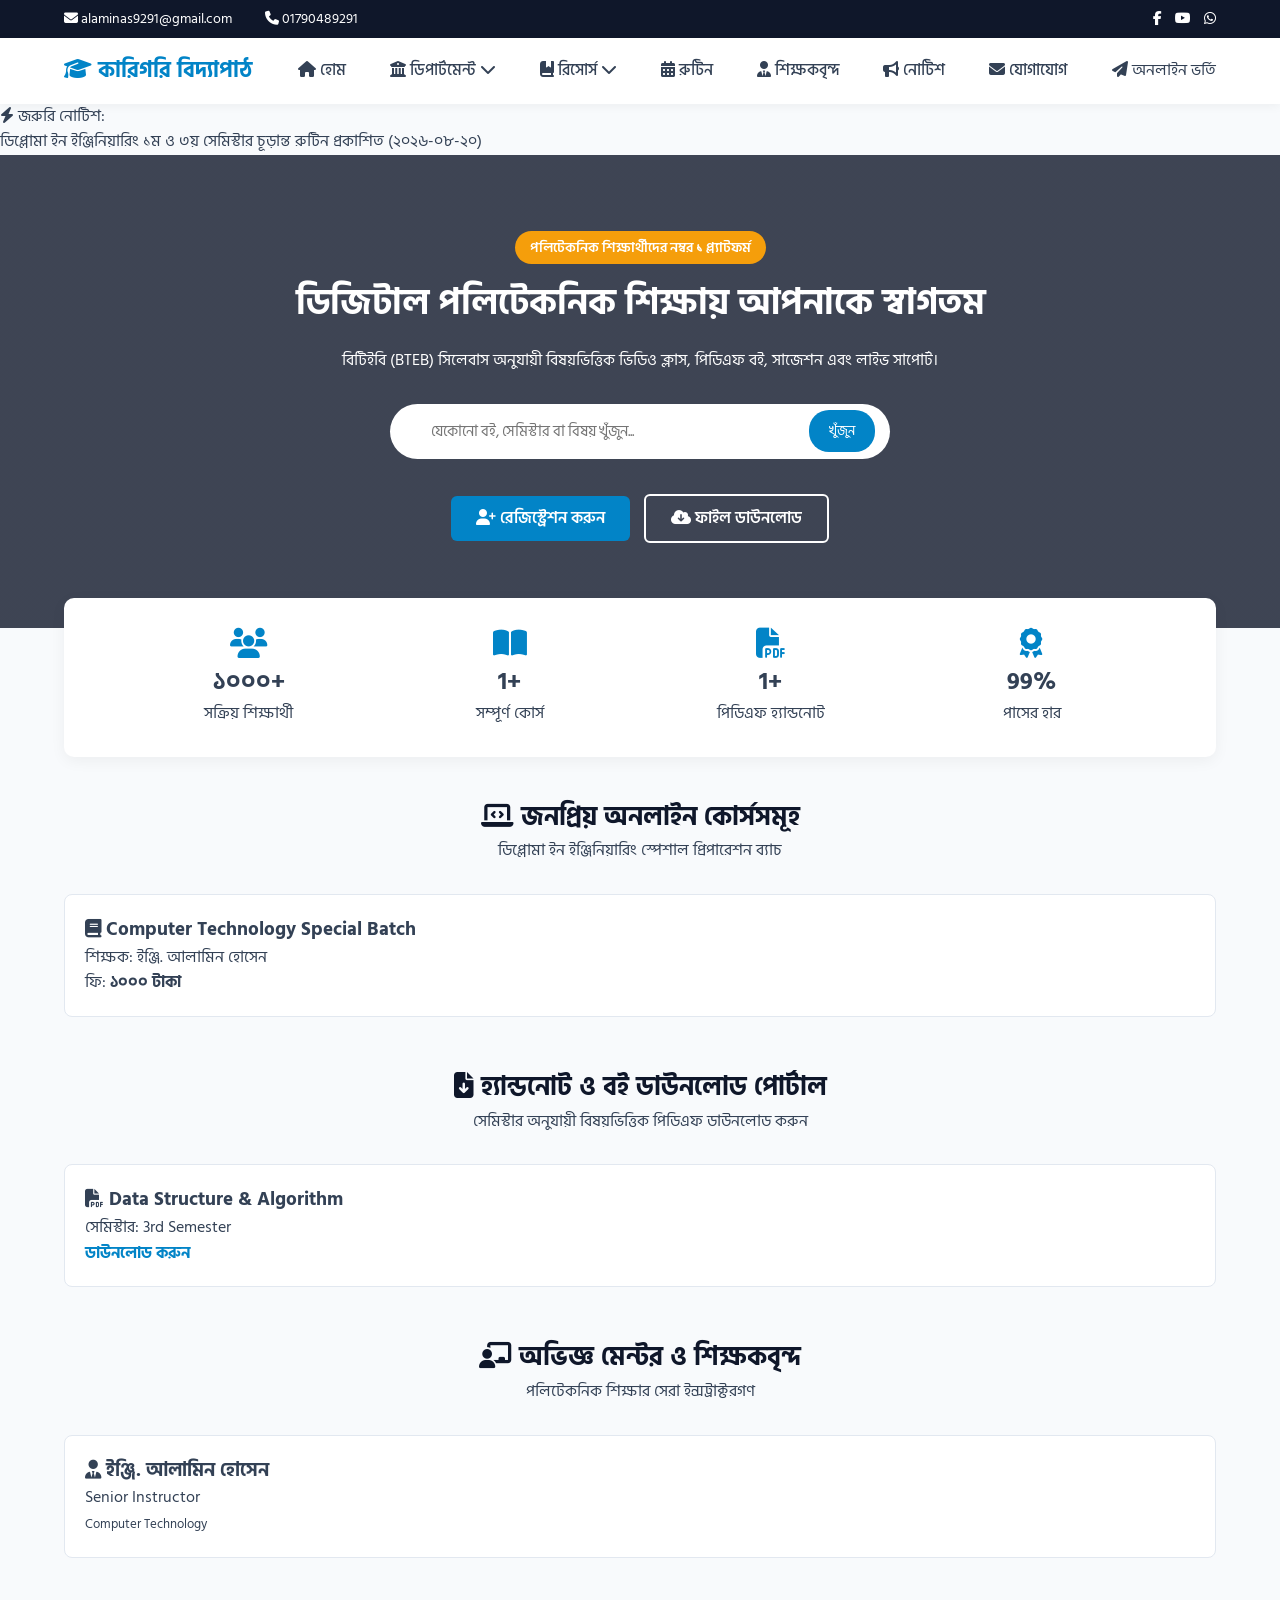
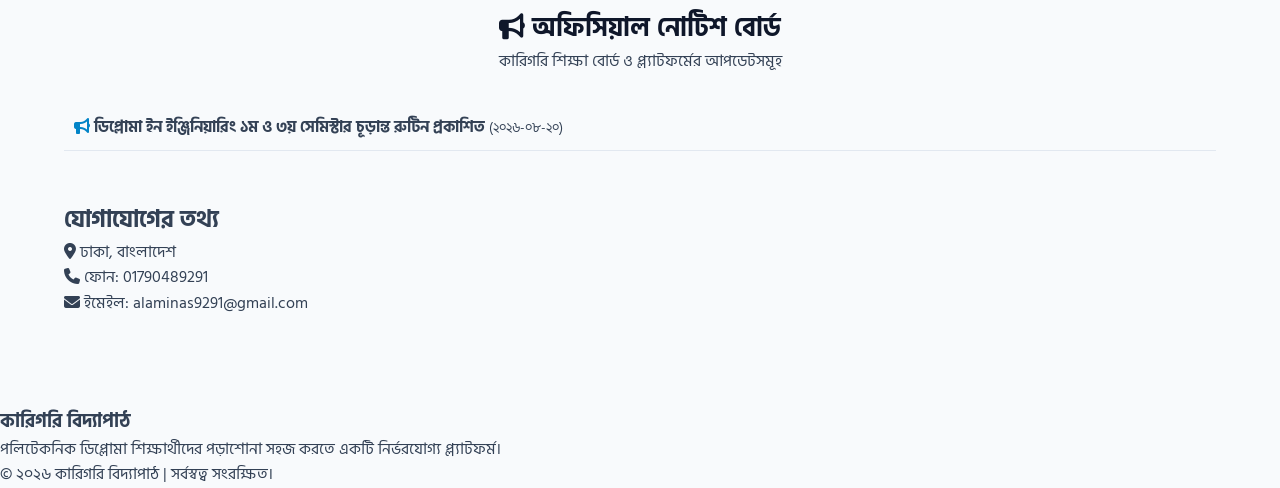
<file: index.html>
<!DOCTYPE html>
<html lang="bn">
<head>
    <meta charset="UTF-8">
    <meta name="viewport" content="width=device-width, initial-scale=1.0">
    <meta name="description" content="কারিগরি বিদ্যাপাঠ - পলিটেকনিক শিক্ষার্থীদের জন্য বাংলাদেশের সর্ববৃহৎ ই-লার্নিং ও ই-বুক প্ল্যাটফর্ম।">
    <title>কারিগরি বিদ্যাপাঠ | Diploma Mega E-Learning Portal</title>
    
    <!-- Google Fonts -->
    <link href="https://fonts.googleapis.com/css2?family=Hind+Siliguri:wght@300;400;500;600;700&display=swap" rel="stylesheet">
    <!-- Font Awesome Pro Icons -->
    <link rel="stylesheet" href="https://cdnjs.cloudflare.com/ajax/libs/font-awesome/6.4.0/css/all.min.css">
    <!-- Style Sheet -->
    <link rel="stylesheet" href="style.css">
</head>
<body>

    <!-- Top Announcement Bar -->
    <div class="top-bar">
        <div class="top-info">
            <span><i class="fa-solid fa-envelope"></i> <span id="top-email">alaminas9291@gmail.com</span></span>
            <span><i class="fa-solid fa-phone"></i> <span id="top-phone">01790489291</span></span>
        </div>
        <div class="top-social">
            <a href="#" id="top-fb"><i class="fa-brands fa-facebook-f"></i></a>
            <a href="#" id="top-yt"><i class="fa-brands fa-youtube"></i></a>
            <a href="#" id="top-wa"><i class="fa-brands fa-whatsapp"></i></a>
        </div>
    </div>

    <!-- Main Navigation Bar -->
    <header class="main-header">
        <div class="nav-container">
            <!-- Sidebar Hamburger Toggle Button -->
            <button class="sidebar-toggle-btn" onclick="toggleSidebar()">
                <i class="fa-solid fa-bars"></i>
            </button>

            <!-- Brand Logo -->
            <div class="logo">
                <a href="#home"><i class="fa-solid fa-graduation-cap"></i> <span id="brand-name">কারিগরি বিদ্যাপাঠ</span></a>
            </div>

            <!-- Desktop Navigation Menu -->
            <nav class="desktop-menu">
                <ul>
                    <li><a href="#home"><i class="fa-solid fa-house"></i> হোম</a></li>
                    
                    <!-- Dropdown: Academic -->
                    <li class="dropdown">
                        <a href="#departments"><i class="fa-solid fa-building-columns"></i> ডিপার্টমেন্ট <i class="fa-solid fa-chevron-down"></i></a>
                        <ul class="dropdown-menu">
                            <li class="sub-dropdown">
                                <a href="#">কম্পিউটার টেকনোলজি &raquo;</a>
                                <ul class="sub-dropdown-menu">
                                    <li><a href="#downloads">১ম - ৪র্থ সেমিস্টার</a></li>
                                    <li><a href="#downloads">৫ম - ৮মে সেমিস্টার</a></li>
                                    <li><a href="#courses">প্রোগ্রামিং কোর্স</a></li>
                                </ul>
                            </li>
                            <li class="sub-dropdown">
                                <a href="#">ইলেকট্রিক্যাল টেকনোলজি &raquo;</a>
                                <ul class="sub-dropdown-menu">
                                    <li><a href="#downloads">সার্কিট ও মেশিন নোটস</a></li>
                                    <li><a href="#downloads">ল্যাব ম্যানুয়াল</a></li>
                                </ul>
                            </li>
                            <li><a href="#departments">সিভিল টেকনোলজি</a></li>
                            <li><a href="#departments">মেকানিক্যাল টেকনোলজি</a></li>
                        </ul>
                    </li>

                    <!-- Dropdown: Resources -->
                    <li class="dropdown">
                        <a href="#resources"><i class="fa-solid fa-book-bookmark"></i> রিসোর্স <i class="fa-solid fa-chevron-down"></i></a>
                        <ul class="dropdown-menu">
                            <li><a href="#downloads">ই-বুক ও প্রবিধান</a></li>
                            <li><a href="#downloads">বোর্ড প্রশ্ন ব্যাংক</a></li>
                            <li><a href="#routine">পরীক্ষার সিট প্ল্যান</a></li>
                            <li><a href="#quiz">অনলাইন কুইজ টেস্ট</a></li>
                        </ul>
                    </li>

                    <li><a href="#routine"><i class="fa-solid fa-calendar-days"></i> রুটিন</a></li>
                    <li><a href="#teachers"><i class="fa-solid fa-user-tie"></i> শিক্ষকবৃন্দ</a></li>
                    <li><a href="#notice"><i class="fa-solid fa-bullhorn"></i> নোটিশ</a></li>
                    <li><a href="#contact"><i class="fa-solid fa-envelope"></i> যোগাযোগ</a></li>
                </ul>
            </nav>

            <div class="nav-right-actions">
                <a href="#apply" class="btn-admission"><i class="fa-solid fa-paper-plane"></i> অনলাইন ভর্তি</a>
            </div>
        </div>
    </header>

    <!-- Sliding Sidebar Menu -->
    <aside class="mobile-sidebar" id="mobileSidebar">
        <div class="sidebar-header">
            <h3><i class="fa-solid fa-compass"></i> নেভিগেশন মেনু</h3>
            <button class="close-sidebar-btn" onclick="toggleSidebar()"><i class="fa-solid fa-xmark"></i></button>
        </div>
        <div class="sidebar-content">
            <ul class="sidebar-menu">
                <li><a href="admin.html" style="color: #0284c7; font-weight: bold;">🔑 অ্যাডমিন প্যানেল</a></li>
                <li><a href="#home" onclick="toggleSidebar()"><i class="fa-solid fa-house"></i> হোম পেজ</a></li>
                
                <li class="sidebar-dropdown">
                    <div class="dropdown-title" onclick="toggleSubMenu('dept-menu')">
                        <span><i class="fa-solid fa-building-columns"></i> ডিপার্টমেন্টসমূহ</span>
                        <i class="fa-solid fa-chevron-down"></i>
                    </div>
                    <ul class="sidebar-submenu" id="dept-menu" style="display:none;">
                        <li><a href="#courses" onclick="toggleSidebar()">কম্পিউটার সায়েন্স</a></li>
                        <li><a href="#courses" onclick="toggleSidebar()">ইলেকট্রিক্যাল ইঞ্জিনিয়ারিং</a></li>
                        <li><a href="#courses" onclick="toggleSidebar()">সিভিল ইঞ্জিনিয়ারিং</a></li>
                        <li><a href="#courses" onclick="toggleSidebar()">মেকানিক্যাল ইঞ্জিনিয়ারিং</a></li>
                    </ul>
                </li>

                <li class="sidebar-dropdown">
                    <div class="dropdown-title" onclick="toggleSubMenu('resource-menu')">
                        <span><i class="fa-solid fa-folder-open"></i> ই-বুক ও নোটস</span>
                        <i class="fa-solid fa-chevron-down"></i>
                    </div>
                    <ul class="sidebar-submenu" id="resource-menu" style="display:none;">
                        <li><a href="#downloads" onclick="toggleSidebar()">১ম সেমিস্টার হ্যাণ্ডনোট</a></li>
                        <li><a href="#downloads" onclick="toggleSidebar()">২য় সেমিস্টার হ্যাণ্ডনোট</a></li>
                        <li><a href="#downloads" onclick="toggleSidebar()">৩য় সেমিস্টার হ্যাণ্ডনোট</a></li>
                        <li><a href="#downloads" onclick="toggleSidebar()">৪র্থ সেমিস্টার হ্যাণ্ডনোট</a></li>
                    </ul>
                </li>

                <li><a href="#routine" onclick="toggleSidebar()"><i class="fa-solid fa-calendar-days"></i> ক্লাস ও পরীক্ষা রুটিন</a></li>
                <li><a href="#teachers" onclick="toggleSidebar()"><i class="fa-solid fa-users-gear"></i> শিক্ষক ও মেন্টরগণ</a></li>
                <li><a href="#notice" onclick="toggleSidebar()"><i class="fa-solid fa-bullhorn"></i> নোটিশ বোর্ড</a></li>
                <li><a href="#contact" onclick="toggleSidebar()"><i class="fa-solid fa-headset"></i> সাপোর্ট ও যোগাযোগ</a></li>
            </ul>
        </div>
    </aside>
    <div class="sidebar-overlay" id="sidebarOverlay" onclick="toggleSidebar()"></div>

    <!-- Live Ticker Notice Bar -->
    <section class="ticker-wrapper">
        <div class="ticker-head"><i class="fa-solid fa-bolt"></i> জরুরি নোটিশ:</div>
        <div class="ticker-content" id="liveTickerNotice">
            <span>সর্বশেষ আপডেট লোড হচ্ছে...</span>
        </div>
    </section>

    <!-- Hero Section -->
    <section id="home" class="hero-wrapper">
        <div class="hero-overlay">
            <div class="hero-text">
                <span class="hero-badge" id="heroBadge">পলিটেকনিক শিক্ষার্থীদের নম্বর ১ প্ল্যাটফর্ম</span>
                <h1 id="heroTitle">ডিজিটাল পলিটেকনিক শিক্ষায় আপনাকে স্বাগতম</h1>
                <p id="heroSubtitle">বিটিইবি (BTEB) সিলেবাস অনুযায়ী বিষয়ভিত্তিক ভিডিও ক্লাস, পিডিএফ বই, সাজেশন এবং লাইভ সাপোর্ট।</p>
                
                <div class="hero-search-box">
                    <i class="fa-solid fa-magnifying-glass"></i>
                    <input type="text" id="globalSearchInput" placeholder="যেকোনো বই, সেমিস্টার বা বিষয় খুঁজুন...">
                    <button onclick="executeSearch()">খুঁজুন</button>
                </div>

                <div class="hero-action-btns">
                    <a href="#apply" class="btn-hero-primary"><i class="fa-solid fa-user-plus"></i> রেজিস্ট্রেশন করুন</a>
                    <a href="#downloads" class="btn-hero-secondary"><i class="fa-solid fa-cloud-arrow-down"></i> ফাইল ডাউনলোড</a>
                </div>
            </div>
        </div>
    </section>

    <!-- Dynamic Statistics Banner -->
    <section class="stats-banner">
        <div class="stat-card">
            <i class="fa-solid fa-users"></i>
            <h2 id="statStudents">১০০০+</h2>
            <p>সক্রিয় শিক্ষার্থী</p>
        </div>
        <div class="stat-card">
            <i class="fa-solid fa-book-open"></i>
            <h2 id="statCourses">0+</h2>
            <p>সম্পূর্ণ কোর্স</p>
        </div>
        <div class="stat-card">
            <i class="fa-solid fa-file-pdf"></i>
            <h2 id="statNotes">0+</h2>
            <p>পিডিএফ হ্যান্ডনোট</p>
        </div>
        <div class="stat-card">
            <i class="fa-solid fa-award"></i>
            <h2 id="statSuccess">99%</h2>
            <p>পাসের হার</p>
        </div>
    </section>

    <!-- Main Container -->
    <main class="main-body-container">

        <!-- Dynamic Featured Courses -->
        <section id="courses" class="section-block">
            <div class="section-title-box">
                <h2><i class="fa-solid fa-laptop-code"></i> জনপ্রিয় অনলাইন কোর্সসমূহ</h2>
                <p>ডিপ্লোমা ইন ইঞ্জিনিয়ারিং স্পেশাল প্রিপারেশন ব্যাচ</p>
            </div>
            <div class="courses-container-grid" id="dynamicCoursesGrid"></div>
        </section>

        <!-- Semester Wise PDF Download Section -->
        <section id="downloads" class="section-block download-portal">
            <div class="section-title-box">
                <h2><i class="fa-solid fa-file-arrow-down"></i> হ্যান্ডনোট ও বই ডাউনলোড পোর্টাল</h2>
                <p>সেমিস্টার অনুযায়ী বিষয়ভিত্তিক পিডিএফ ডাউনলোড করুন</p>
            </div>
            <div class="downloads-flex-grid" id="dynamicDownloadsGrid"></div>
        </section>

        <!-- Teachers & Instructors Section -->
        <section id="teachers" class="section-block">
            <div class="section-title-box">
                <h2><i class="fa-solid fa-chalkboard-user"></i> অভিজ্ঞ মেন্টর ও শিক্ষকবৃন্দ</h2>
                <p>পলিটেকনিক শিক্ষার সেরা ইন্সট্রাক্টরগণ</p>
            </div>
            <div class="teachers-flex-grid" id="dynamicTeachersGrid"></div>
        </section>

        <!-- Notice Board Section -->
        <section id="notice" class="section-block">
            <div class="section-title-box">
                <h2><i class="fa-solid fa-bullhorn"></i> অফিসিয়াল নোটিশ বোর্ড</h2>
                <p>কারিগরি শিক্ষা বোর্ড ও প্ল্যাটফর্মের আপডেটসমূহ</p>
            </div>
            <ul class="mega-notice-list" id="dynamicNoticeList"></ul>
        </section>

        <!-- Contact Section -->
        <section id="contact" class="section-block">
            <div class="contact-card-wrapper">
                <div class="contact-details">
                    <h2>যোগাযোগের তথ্য</h2>
                    <p><i class="fa-solid fa-location-dot"></i> ঢাকা, বাংলাদেশ</p>
                    <p><i class="fa-solid fa-phone"></i> ফোন: <a href="tel:01790489291" id="dynPhone">01790489291</a></p>
                    <p><i class="fa-solid fa-envelope"></i> ইমেইল: <a href="mailto:alaminas9291@gmail.com" id="dynEmail">alaminas9291@gmail.com</a></p>
                </div>
            </div>
        </section>

    </main>

    <!-- Mega Footer Section -->
    <footer class="mega-footer">
        <div class="footer-container">
            <div class="footer-col">
                <h3>কারিগরি বিদ্যাপাঠ</h3>
                <p id="footerBioText">পলিটেকনিক ডিপ্লোমা শিক্ষার্থীদের পড়াশোনা সহজ করতে একটি নির্ভরযোগ্য প্ল্যাটফর্ম।</p>
            </div>
        </div>
        <div class="footer-bottom">
            <p>© ২০২৬ কারিগরি বিদ্যাপাঠ | সর্বস্বত্ব সংরক্ষিত।</p>
        </div>
    </footer>

    <!-- Global Scripts -->
    <script src="script.js"></script>
</body>
</html>
</file>
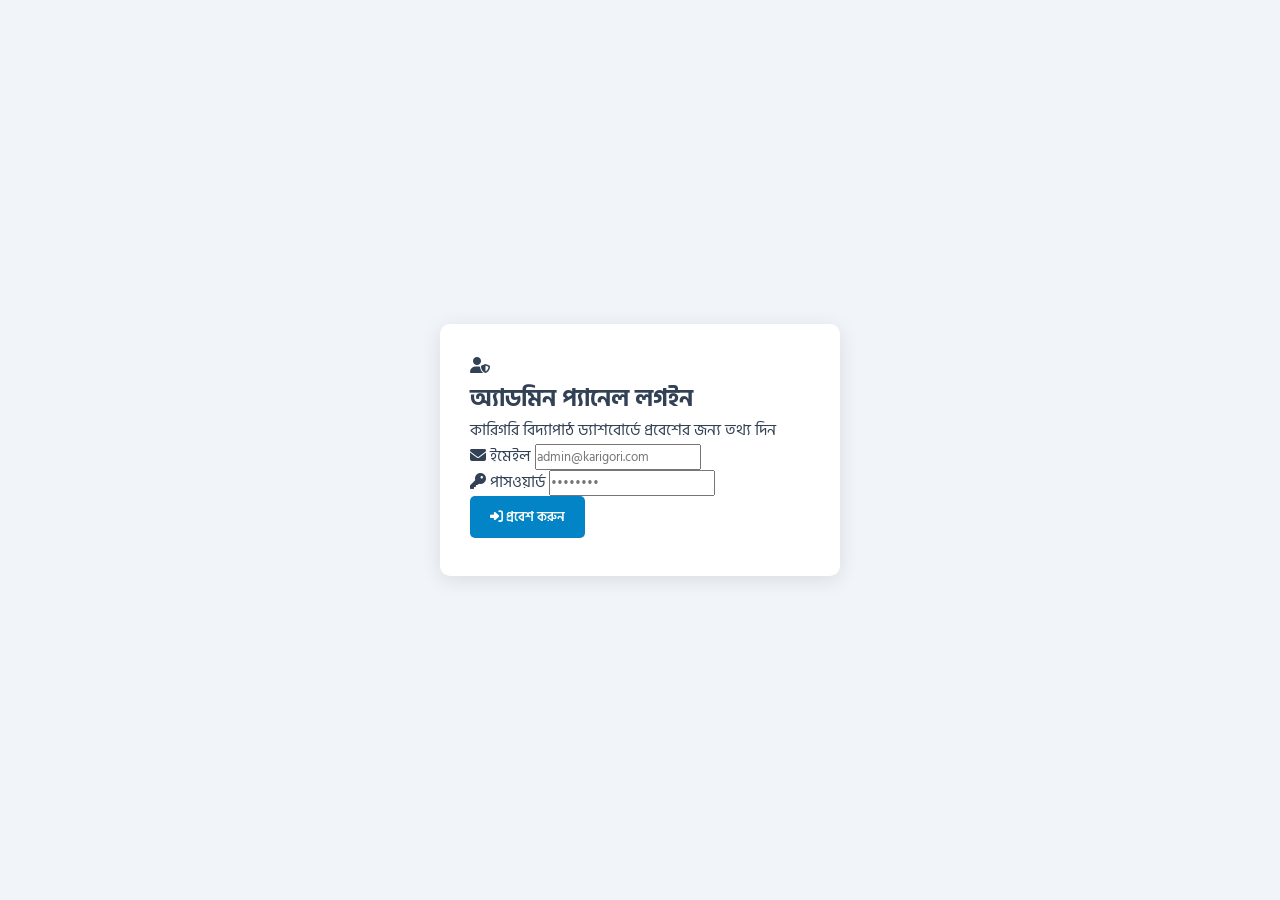
<file: admin.html>
<!DOCTYPE html>
<html lang="bn">
<head>
    <meta charset="UTF-8">
    <meta name="viewport" content="width=device-width, initial-scale=1.0">
    <title>কারিগরি বিদ্যাপাঠ | অ্যাডমিন ড্যাশবোর্ড</title>
    
    <!-- Fonts & Icons -->
    <link href="https://fonts.googleapis.com/css2?family=Hind+Siliguri:wght@300;400;500;600;700&display=swap" rel="stylesheet">
    <link rel="stylesheet" href="https://cdnjs.cloudflare.com/ajax/libs/font-awesome/6.4.0/css/all.min.css">
    
    <!-- Dashboard Style -->
    <link rel="stylesheet" href="style.css">
</head>
<body class="admin-body">

    <!-- Auth Protection / Admin Login Screen -->
    <div id="adminLoginScreen" class="admin-login-modal">
        <div class="login-card">
            <div class="login-header">
                <i class="fa-solid fa-user-shield"></i>
                <h2>অ্যাডমিন প্যানেল লগইন</h2>
                <p>কারিগরি বিদ্যাপাঠ ড্যাশবোর্ডে প্রবেশের জন্য তথ্য দিন</p>
            </div>
            <form id="adminLoginForm" onsubmit="handleAdminLogin(event)">
                <div class="input-group">
                    <label><i class="fa-solid fa-envelope"></i> ইমেইল</label>
                    <input type="email" id="adminEmail" placeholder="admin@karigori.com" required>
                </div>
                <div class="input-group">
                    <label><i class="fa-solid fa-key"></i> পাসওয়ার্ড</label>
                    <input type="password" id="adminPassword" placeholder="••••••••" required>
                </div>
                <button type="submit" class="btn-login"><i class="fa-solid fa-right-to-bracket"></i> প্রবেশ করুন</button>
            </form>
            <div id="loginErrorMsg" class="error-msg" style="color: red; margin-top: 8px;"></div>
        </div>
    </div>

    <!-- Main Dashboard Workspace -->
    <div id="dashboardWrapper" class="dashboard-wrapper" style="display: none;">
        
        <!-- Sidebar Navigation -->
        <aside class="admin-sidebar">
            <div class="sidebar-brand">
                <i class="fa-solid fa-graduation-cap"></i>
                <span>এডমিন ড্যাশবোর্ড</span>
            </div>
            <ul class="admin-menu">
                <li class="active" onclick="switchTab('tab-overview', this)"><i class="fa-solid fa-chart-line"></i> ওভারভিউ</li>
                <li onclick="switchTab('tab-notices', this)"><i class="fa-solid fa-bullhorn"></i> নোটিশ ম্যানেজমেন্ট</li>
                <li onclick="switchTab('tab-courses', this)"><i class="fa-solid fa-laptop-code"></i> কোর্স যুক্ত করুন</li>
                <li onclick="switchTab('tab-notes', this)"><i class="fa-solid fa-file-pdf"></i> নোটস ও পিডিএফ</li>
                <li onclick="switchTab('tab-teachers', this)"><i class="fa-solid fa-chalkboard-user"></i> শিক্ষকবৃন্দ</li>
                <li onclick="switchTab('tab-settings', this)"><i class="fa-solid fa-sliders"></i> সাইট সেটিং (ফোন/ইমেইল)</li>
            </ul>
            <div class="sidebar-footer">
                <button class="btn-logout" onclick="adminLogout()"><i class="fa-solid fa-power-off"></i> লগআউট</button>
            </div>
        </aside>

        <!-- Main Dashboard Content Area -->
        <main class="admin-content">
            
            <header class="admin-topbar">
                <div class="topbar-title">
                    <h2 id="currentTabTitle">ওভারভিউ</h2>
                </div>
                <div class="admin-user-profile">
                    <span id="adminUserEmail">Alaminas9291@gmail.com</span>
                    <i class="fa-solid fa-circle-user"></i>
                </div>
            </header>

            <div class="dashboard-body">

                <!-- TAB 1: Overview & Analytics -->
                <div id="tab-overview" class="tab-content active">
                    <div class="metrics-grid">
                        <div class="metric-card green">
                            <i class="fa-solid fa-book-open"></i>
                            <div>
                                <h3 id="countCourses">0</h3>
                                <p>মোট কোর্স</p>
                            </div>
                        </div>
                        <div class="metric-card blue">
                            <i class="fa-solid fa-file-arrow-down"></i>
                            <div>
                                <h3 id="countNotes">0</h3>
                                <p>মোট পিডিএফ ফাইল</p>
                            </div>
                        </div>
                        <div class="metric-card orange">
                            <i class="fa-solid fa-bullhorn"></i>
                            <div>
                                <h3 id="countNotices">0</h3>
                                <p>সক্রিয় নোটিশ</p>
                            </div>
                        </div>
                        <div class="metric-card green">
                            <i class="fa-solid fa-chalkboard-user"></i>
                            <div>
                                <h3 id="countTeachers">0</h3>
                                <p>শিক্ষকবৃন্দ</p>
                            </div>
                        </div>
                    </div>
                </div>

                <!-- TAB 2: Notice Management -->
                <div id="tab-notices" class="tab-content">
                    <div class="form-container">
                        <h3><i class="fa-solid fa-plus-circle"></i> নতুন নোটিশ যোগ করুন</h3>
                        <form id="addNoticeForm" onsubmit="saveNotice(event)">
                            <div class="form-group">
                                <label>নোটিশের শিরোনাম:</label>
                                <input type="text" id="noticeTitle" placeholder="যেমন: ৪র্থ সেমিস্টার পরীক্ষা ফরম ফিলাপ নোটিশ" required>
                            </div>
                            <div class="form-group">
                                <label>নোটিশের লিঙ্ক (যদি থাকে):</label>
                                <input type="text" id="noticeLink" placeholder="https://drive.google.com/...">
                            </div>
                            <button type="submit" class="btn-save"><i class="fa-solid fa-cloud-arrow-up"></i> পাবলিশ করুন</button>
                        </form>
                    </div>
                    
                    <div class="table-container" style="margin-top: 20px;">
                        <h3>বর্তমান নোটিশসমূহ</h3>
                        <ul id="adminNoticeList" style="list-style: none; padding: 0;"></ul>
                    </div>
                </div>

                <!-- TAB 3: Course Management -->
                <div id="tab-courses" class="tab-content">
                    <div class="form-container">
                        <h3><i class="fa-solid fa-plus-circle"></i> নতুন কোর্স যোগ করুন</h3>
                        <form id="addCourseForm" onsubmit="saveCourse(event)">
                            <div class="form-row">
                                <div class="form-group">
                                    <label>কোর্সের নাম:</label>
                                    <input type="text" id="courseTitle" placeholder="যেমন: Python Programming for Diploma" required>
                                </div>
                                <div class="form-group">
                                    <label>ইনস্ট্রাক্টরের নাম:</label>
                                    <input type="text" id="courseInstructor" placeholder="যেমন: ইঞ্জি. আলামিন হোসেন" required>
                                </div>
                            </div>
                            <div class="form-row">
                                <div class="form-group">
                                    <label>কোর্স ফি (টাকা):</label>
                                    <input type="text" id="coursePrice" placeholder="যেমন: ৫০০ টাকা" required>
                                </div>
                            </div>
                            <button type="submit" class="btn-save"><i class="fa-solid fa-cloud-arrow-up"></i> কোর্স যোগ করুন</button>
                        </form>
                    </div>
                    <div class="table-container" style="margin-top: 20px;">
                        <h3>বর্তমান কোর্সসমূহ</h3>
                        <ul id="adminCourseList" style="list-style: none; padding: 0;"></ul>
                    </div>
                </div>

                <!-- TAB 4: Notes & PDF Management -->
                <div id="tab-notes" class="tab-content">
                    <div class="form-container">
                        <h3><i class="fa-solid fa-file-circle-plus"></i> হ্যান্ডনোট বা বইয়ের ফাইল যুক্ত করুন</h3>
                        <form id="addNoteForm" onsubmit="saveNote(event)">
                            <div class="form-row">
                                <div class="form-group">
                                    <label>বিষয়ের নাম:</label>
                                    <input type="text" id="noteSubject" placeholder="যেমন: Data Structure & Algorithm" required>
                                </div>
                                <div class="form-group">
                                    <label>সেমিস্টার:</label>
                                    <select id="noteSemester" required>
                                        <option value="1st Semester">১ম সেমিস্টার</option>
                                        <option value="2nd Semester">২য় সেমিস্টার</option>
                                        <option value="3rd Semester">৩য় সেমিস্টার</option>
                                        <option value="4th Semester">৪র্থ সেমিস্টার</option>
                                        <option value="5th Semester">৫ম সেমিস্টার</option>
                                    </select>
                                </div>
                            </div>
                            <div class="form-group">
                                <label>ড্রাইভ বা পিডিএফ লিংক:</label>
                                <input type="text" id="noteLink" placeholder="https://drive.google.com/file/d/..." required>
                            </div>
                            <button type="submit" class="btn-save"><i class="fa-solid fa-file-import"></i> সেভ করুন</button>
                        </form>
                    </div>
                    <div class="table-container" style="margin-top: 20px;">
                        <h3>বর্তমান নোটসসমূহ</h3>
                        <ul id="adminNoteList" style="list-style: none; padding: 0;"></ul>
                    </div>
                </div>

                <!-- TAB 5: Teacher Management -->
                <div id="tab-teachers" class="tab-content">
                    <div class="form-container">
                        <h3><i class="fa-solid fa-user-plus"></i> শিক্ষক যুক্ত করুন</h3>
                        <form id="addTeacherForm" onsubmit="saveTeacher(event)">
                            <div class="form-row">
                                <div class="form-group">
                                    <label>শিক্ষকের নাম:</label>
                                    <input type="text" id="teacherName" placeholder="যেমন: ইঞ্জি. আলামিন হোসেন" required>
                                </div>
                                <div class="form-group">
                                    <label>ডিপার্টমেন্ট:</label>
                                    <input type="text" id="teacherDept" placeholder="যেমন: Computer Technology" required>
                                </div>
                            </div>
                            <div class="form-group">
                                <label>পদবী (Designation):</label>
                                <input type="text" id="teacherTitle" placeholder="যেমন: Senior Instructor" required>
                            </div>
                            <button type="submit" class="btn-save"><i class="fa-solid fa-floppy-disk"></i> শিক্ষক সেভ করুন</button>
                        </form>
                    </div>
                    <div class="table-container" style="margin-top: 20px;">
                        <h3>শিক্ষক তালিকা</h3>
                        <ul id="adminTeacherList" style="list-style: none; padding: 0;"></ul>
                    </div>
                </div>

                <!-- TAB 6: Site Global Settings -->
                <div id="tab-settings" class="tab-content">
                    <div class="form-container">
                        <h3><i class="fa-solid fa-gears"></i> ওয়েবসাইট ইনফরমেশন এডিট করুন</h3>
                        <form id="siteSettingsForm" onsubmit="saveSiteSettings(event)">
                            <div class="form-row">
                                <div class="form-group">
                                    <label>হেল্পলাইন মোবাইল নম্বর:</label>
                                    <input type="tel" id="setPhone" value="01790489291" required>
                                </div>
                                <div class="form-group">
                                    <label>অফিসিয়াল ইমেইল:</label>
                                    <input type="email" id="setEmail" value="alaminas9291@gmail.com" required>
                                </div>
                            </div>
                            <div class="form-group">
                                <label>সাইটের বিবরণ/ফুটার বায়ো:</label>
                                <textarea id="setFooterBio" rows="3">পলিটেকনিক ডিপ্লোমা শিক্ষার্থীদের পড়াশোনা সহজ করতে একটি নির্ভরযোগ্য প্ল্যাটফর্ম।</textarea>
                            </div>
                            <button type="submit" class="btn-save"><i class="fa-solid fa-floppy-disk"></i> পরিবর্তন সেভ করুন</button>
                        </form>
                    </div>
                </div>

            </div>
        </main>

    </div>

    <!-- Main Logic Integration -->
    <script src="script.js"></script>
</body>
</html>
</file>
<file: style.css>
/* Global Reset & Typography */
* {
    margin: 0;
    padding: 0;
    box-sizing: border-box;
    font-family: 'Hind Siliguri', sans-serif;
}

:root {
    --primary: #0284c7;
    --primary-dark: #0369a1;
    --secondary: #0f172a;
    --accent: #f59e0b;
    --bg-light: #f8fafc;
    --white: #ffffff;
    --text-main: #334155;
    --text-muted: #64748b;
    --border: #e2e8f0;
}

body {
    background-color: var(--bg-light);
    color: var(--text-main);
    line-height: 1.6;
}

a {
    text-decoration: none;
    color: inherit;
}

ul {
    list-style: none;
}

/* Top Bar */
.top-bar {
    background-color: var(--secondary);
    color: var(--white);
    display: flex;
    justify-content: space-between;
    padding: 8px 5%;
    font-size: 14px;
}

.top-info span {
    margin-right: 15px;
}

.top-social a {
    color: var(--white);
    margin-left: 10px;
    transition: 0.3s;
}

.top-social a:hover {
    color: var(--accent);
}

/* Header & Navigation */
.main-header {
    background: var(--white);
    box-shadow: 0 2px 10px rgba(0,0,0,0.05);
    position: sticky;
    top: 0;
    z-index: 1000;
}

.nav-container {
    display: flex;
    justify-content: space-between;
    align-items: center;
    padding: 15px 5%;
}

.logo a {
    font-size: 22px;
    font-weight: 700;
    color: var(--primary);
}

.desktop-menu > ul {
    display: flex;
    gap: 20px;
}

.desktop-menu a {
    font-weight: 500;
    padding: 8px 12px;
    transition: 0.3s;
}

.desktop-menu a:hover {
    color: var(--primary);
}

.dropdown {
    position: relative;
}

.dropdown-menu {
    position: absolute;
    top: 100%;
    left: 0;
    background: var(--white);
    box-shadow: 0 4px 12px rgba(0,0,0,0.1);
    min-width: 200px;
    display: none;
    border-radius: 6px;
    overflow: hidden;
}

.dropdown:hover .dropdown-menu {
    display: block;
}

.dropdown-menu li a {
    display: block;
    padding: 10px 15px;
    font-size: 14px;
}

.dropdown-menu li a:hover {
    background: var(--bg-light);
}

/* Sidebar Toggle for Mobile */
.sidebar-toggle-btn {
    display: none;
    background: none;
    border: none;
    font-size: 24px;
    color: var(--secondary);
    cursor: pointer;
}

.mobile-sidebar {
    position: fixed;
    top: 0;
    left: -300px;
    width: 280px;
    height: 100%;
    background: var(--white);
    z-index: 2000;
    transition: left 0.3s ease-in-out;
    box-shadow: 2px 0 10px rgba(0,0,0,0.1);
    padding: 20px;
    overflow-y: auto;
}

.mobile-sidebar.active {
    left: 0;
}

.sidebar-header {
    display: flex;
    justify-content: space-between;
    align-items: center;
    border-bottom: 1px solid var(--border);
    padding-bottom: 10px;
    margin-bottom: 20px;
}

.close-sidebar-btn {
    background: none;
    border: none;
    font-size: 22px;
    cursor: pointer;
    color: #ef4444;
}

.sidebar-menu li {
    margin-bottom: 8px;
}

.sidebar-menu a, .dropdown-title {
    display: flex;
    justify-content: space-between;
    align-items: center;
    font-weight: 500;
    padding: 10px;
    border-radius: 4px;
    cursor: pointer;
    transition: 0.2s;
}

.sidebar-menu a:hover, .dropdown-title:hover {
    background: var(--bg-light);
    color: var(--primary);
}

.sidebar-submenu {
    padding-left: 15px;
    background: #f1f5f9;
    border-radius: 4px;
    margin-top: 4px;
}

.sidebar-overlay {
    position: fixed;
    top: 0;
    left: 0;
    width: 100%;
    height: 100%;
    background: rgba(0,0,0,0.5);
    z-index: 1500;
    display: none;
}

.sidebar-overlay.active {
    display: block;
}

/* Hero Section */
.hero-wrapper {
    background: linear-gradient(rgba(15, 23, 42, 0.8), rgba(15, 23, 42, 0.8)), url('https://images.unsplash.com/photo-1523240795612-9a054b0db644?q=80&w=1200') center/cover;
    color: var(--white);
    padding: 80px 5%;
    text-align: center;
}

.hero-text h1 {
    font-size: 36px;
    margin: 15px 0;
}

.hero-badge {
    background: var(--accent);
    padding: 5px 15px;
    border-radius: 20px;
    font-size: 14px;
    font-weight: 600;
}

.hero-search-box {
    margin: 30px auto;
    max-width: 500px;
    display: flex;
    background: var(--white);
    border-radius: 30px;
    padding: 5px 15px;
    align-items: center;
}

.hero-search-box input {
    border: none;
    outline: none;
    width: 100%;
    padding: 10px;
    font-size: 15px;
}

.hero-search-box button {
    background: var(--primary);
    color: var(--white);
    border: none;
    padding: 10px 20px;
    border-radius: 20px;
    cursor: pointer;
}

.hero-action-btns a {
    display: inline-block;
    padding: 10px 25px;
    border-radius: 6px;
    margin: 5px;
    font-weight: 600;
}

.btn-hero-primary {
    background: var(--primary);
    color: var(--white);
}

.btn-hero-secondary {
    background: transparent;
    border: 2px solid var(--white);
    color: var(--white);
}

/* Stats Banner */
.stats-banner {
    display: grid;
    grid-template-columns: repeat(auto-fit, minmax(180px, 1fr));
    gap: 20px;
    padding: 30px 5%;
    background: var(--white);
    margin-top: -30px;
    width: 90%;
    margin-left: auto;
    margin-right: auto;
    border-radius: 10px;
    box-shadow: 0 4px 15px rgba(0,0,0,0.05);
    text-align: center;
}

.stat-card i {
    font-size: 30px;
    color: var(--primary);
}

/* Layout Blocks */
.main-body-container {
    padding: 40px 5%;
}

.section-block {
    margin-bottom: 50px;
}

.section-title-box {
    text-align: center;
    margin-bottom: 30px;
}

.section-title-box h2 {
    color: var(--secondary);
    font-size: 26px;
}

/* Grid Layouts */
.dept-grid, .courses-container-grid, .downloads-flex-grid, .teachers-flex-grid {
    display: grid;
    grid-template-columns: repeat(auto-fit, minmax(260px, 1fr));
    gap: 20px;
}

.card {
    background: var(--white);
    border: 1px solid var(--border);
    border-radius: 8px;
    padding: 20px;
    transition: 0.3s;
}

.card:hover {
    transform: translateY(-5px);
    box-shadow: 0 8px 20px rgba(0,0,0,0.08);
}

/* Admin Dashboard Styles */
.admin-body {
    background: #f1f5f9;
}

.admin-login-modal {
    display: flex;
    justify-content: center;
    align-items: center;
    height: 100vh;
}

.login-card {
    background: var(--white);
    padding: 30px;
    border-radius: 10px;
    box-shadow: 0 4px 20px rgba(0,0,0,0.1);
    width: 100%;
    max-width: 400px;
}

.dashboard-wrapper {
    display: flex;
    min-height: 100vh;
}

.admin-sidebar {
    width: 260px;
    background: var(--secondary);
    color: var(--white);
    padding: 20px;
}

.admin-menu li {
    padding: 12px 15px;
    margin-bottom: 5px;
    border-radius: 6px;
    cursor: pointer;
    transition: 0.3s;
}

.admin-menu li.active, .admin-menu li:hover {
    background: var(--primary);
}

.admin-content {
    flex: 1;
    padding: 30px;
}

.tab-content {
    display: none;
    background: var(--white);
    padding: 25px;
    border-radius: 8px;
    box-shadow: 0 2px 8px rgba(0,0,0,0.04);
}

.tab-content.active {
    display: block;
}

/* Metrics Grid Cards */
.metrics-grid {
    display: grid;
    grid-template-columns: repeat(auto-fit, minmax(200px, 1fr));
    gap: 20px;
}

.metric-card {
    display: flex;
    align-items: center;
    gap: 15px;
    padding: 20px;
    border-radius: 8px;
    background: #e0f2fe;
}

.metric-card i {
    font-size: 32px;
    color: var(--primary);
}

.btn-save, .btn-login {
    background: var(--primary);
    color: var(--white);
    padding: 10px 20px;
    border: none;
    border-radius: 5px;
    cursor: pointer;
    font-weight: 600;
}

.btn-save:hover, .btn-login:hover {
    background: var(--primary-dark);
}

.btn-logout {
    background: #ef4444;
    color: white;
    border: none;
    padding: 10px 15px;
    border-radius: 5px;
    width: 100%;
    cursor: pointer;
}

/* Media Queries for Mobile Responsiveness */
@media (max-width: 768px) {
    .desktop-menu, .top-bar {
        display: none !important;
    }
    .sidebar-toggle-btn {
        display: block !important;
    }
    .dashboard-wrapper {
        flex-direction: column;
    }
    .admin-sidebar {
        width: 100%;
    }
}
</file>
